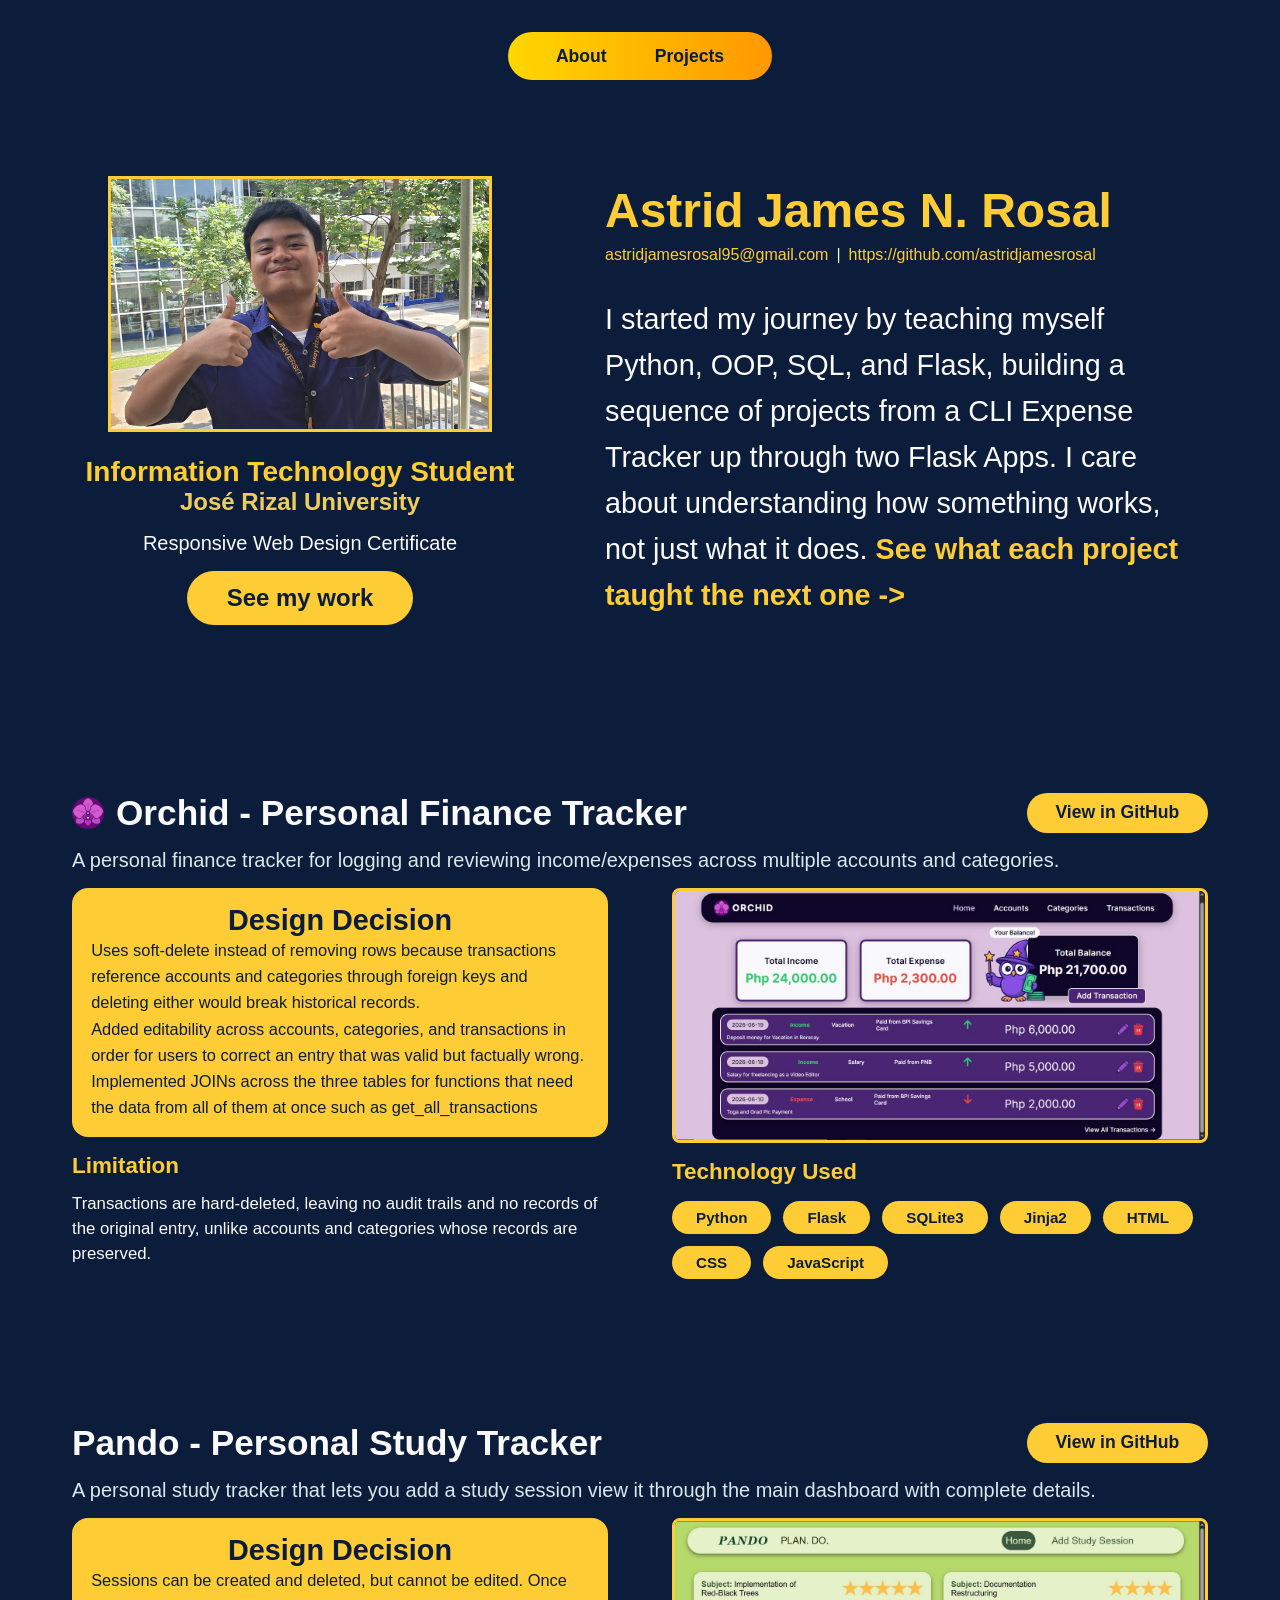
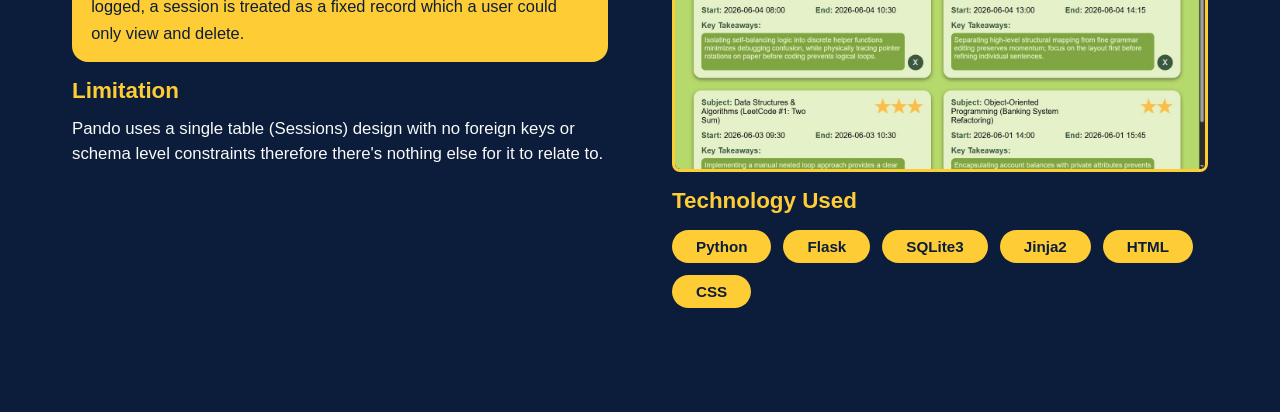
<file: index.html>
<!DOCTYPE html>
<html lang="en">
<head>
    <meta charset="UTF-8">
    <meta name="viewport" content="width=device-width, initial-scale=1.0">
    <title>Portfolio</title>
    <link rel="stylesheet" href="portfoliostyle.css">
</head>
<body>
        <div class="nav_bar">
            <nav>
                <ul>
                <li><a href="#About">About</a></li>
                <li><a href="#Projects">Projects</a></li>
                </ul>
            </nav>
        </div>

    <section class="about" id="About">
        <div class="about_left_side">
            <img src="static/portfolio_picture.jpg" class="about_picture" alt="portfolio_picture">
            <p class="about_student">Information Technology Student</p>
            <p class="about_school">José Rizal University</p>
            <a class="about_certificate" href="#cert-modal">Responsive Web Design Certificate</a>
            <a class="about_action" href="#Projects">See my work</a>
        </div>
        <div class="about_right_side">
            <p class="about_name">Astrid James N. Rosal</p>
            <div class="about_contact_section">
                <a class="about_contact" href="mailto:astridjamesrosal95@gmail.com">astridjamesrosal95@gmail.com</a>
                <p class="about_divide">|</p>
                <a class="about_contact" href="https://github.com/astridjamesrosal" target="_blank" rel="noopener noreferrer">https://github.com/astridjamesrosal</a>
            </div>
            <p class="about_description">I started my journey by teaching myself Python, OOP, SQL, and Flask, 
                building a sequence of projects from a CLI Expense Tracker up through two Flask Apps. 
                I care about understanding how something works, not just what it does. 
                <a href="journey.html">See what each project taught the next one -></a></p>
        </div>
    </section>

    <section class="projects" id="Projects">
        <div class="project_container">
            <header class="project_header">
                <div class="project_title_contents">
                    <img src="static/orchid_logo.jpg" class="project_logo">
                    <h3 class="project_title">Orchid - Personal Finance Tracker</h3>
                </div>
                <a href="https://github.com/astridjamesrosal/flask-phase/tree/main/project6_finance_tracker" target="_blank" rel="noopener noreferrer" class="github_btn">
                    View in GitHub
                </a>
            </header>
            <p class="project_description">
                A personal finance tracker for logging and reviewing income/expenses across multiple accounts and categories.</p>
            <div class="project_main_body">
                <div class="project_main_left">
                    <div class="project_design">
                        <h4 class="design_decision_title">Design Decision</h4>
                        <p class="design_points">Uses soft-delete instead of removing rows because transactions reference accounts and categories through foreign keys and deleting either would break historical records.</p>
                        <p class="design_points">Added editability across accounts, categories, and transactions in order for users to correct an entry that was valid but factually wrong.</p>
                        <p class="design_points">Implemented JOINs across the three tables for functions that need the data from all of them at once such as get_all_transactions</p>
                    </div>
                    <div class="project_limitation">
                        <h4 class="limitation_header">Limitation</h4>
                        <p class="limitation_points">Transactions are hard-deleted, leaving no audit trails and no records of the original entry, unlike accounts and categories whose records are preserved.</p>
                    </div>
                </div>
                <div class="project_main_right">
                    <div class="project_image">
                        <img src="/static/Populated_Main_Page.jpg" alt="Orchid Dashboard Mockup" class="project_screenshot">
                    </div> 
                    <div class="technology_used_contents">
                        <h4 class="technology_used_title">Technology Used</h4>
                        <ul class="technology_used_container">
                            <li class="technology_used">Python</li>
                            <li class="technology_used">Flask</li>
                            <li class="technology_used">SQLite3</li>
                            <li class="technology_used">Jinja2</li>
                            <li class="technology_used">HTML</li>
                            <li class="technology_used">CSS</li>
                            <li class="technology_used">JavaScript</li>
                        </ul>
                    </div>
                </div>
            </div>
        </div>
    </section>

    <section class="projects" id="Projects">
        <div class="project_container">
            <header class="project_header">
                <div class="project_title_contents">
                    <h3 class="project_title">Pando - Personal Study Tracker</h3>
                </div>
                <a href="https://github.com/astridjamesrosal/flask-phase/tree/main/project5_study_tracker" target="_blank" rel="noopener noreferrer" class="github_btn">
                    View in GitHub
                </a>
            </header>
            <p class="project_description">
                A personal study tracker that lets you add a study session view it through the main dashboard with complete details.</p>
            <div class="project_main_body">
                <div class="project_main_left">
                    <div class="project_design">
                        <h4 class="design_decision_title">Design Decision</h4>
                        <p class="design_points">Sessions can be created and deleted, but cannot be edited. Once logged, a session is treated as a fixed record which a user could only view and delete.</p>
                    </div>
                    <div class="project_limitation">
                        <h4 class="limitation_header">Limitation</h4>
                        <p class="limitation_points">Pando uses a single table (Sessions) design with no foreign keys or schema level constraints therefore there's nothing else for it to relate to.</p>
                    </div>
                </div>
                <div class="project_main_right">
                    <div class="project_image">
                        <img src="/static/Pando_Main-Hub.jpg" alt="Orchid Dashboard Mockup" class="project_screenshot">
                    </div> 
                    <div class="technology_used_contents">
                        <h4 class="technology_used_title">Technology Used</h4>
                        <ul class="technology_used_container">
                            <li class="technology_used">Python</li>
                            <li class="technology_used">Flask</li>
                            <li class="technology_used">SQLite3</li>
                            <li class="technology_used">Jinja2</li>
                            <li class="technology_used">HTML</li>
                            <li class="technology_used">CSS</li>
                        </ul>
                    </div>
                </div>
            </div>
        </div>
    </section>

    <dialog id="cert-modal" class="modal_overlay">
        <div class="modal_content">
            <a href="#About" class="modal_close">x</a>
            <img src="/static/Certificate.jpg" alt="Responsive Web Design Certificate" class="modal_image">
        </div>
    </dialog>

</body>
</html>
</file>
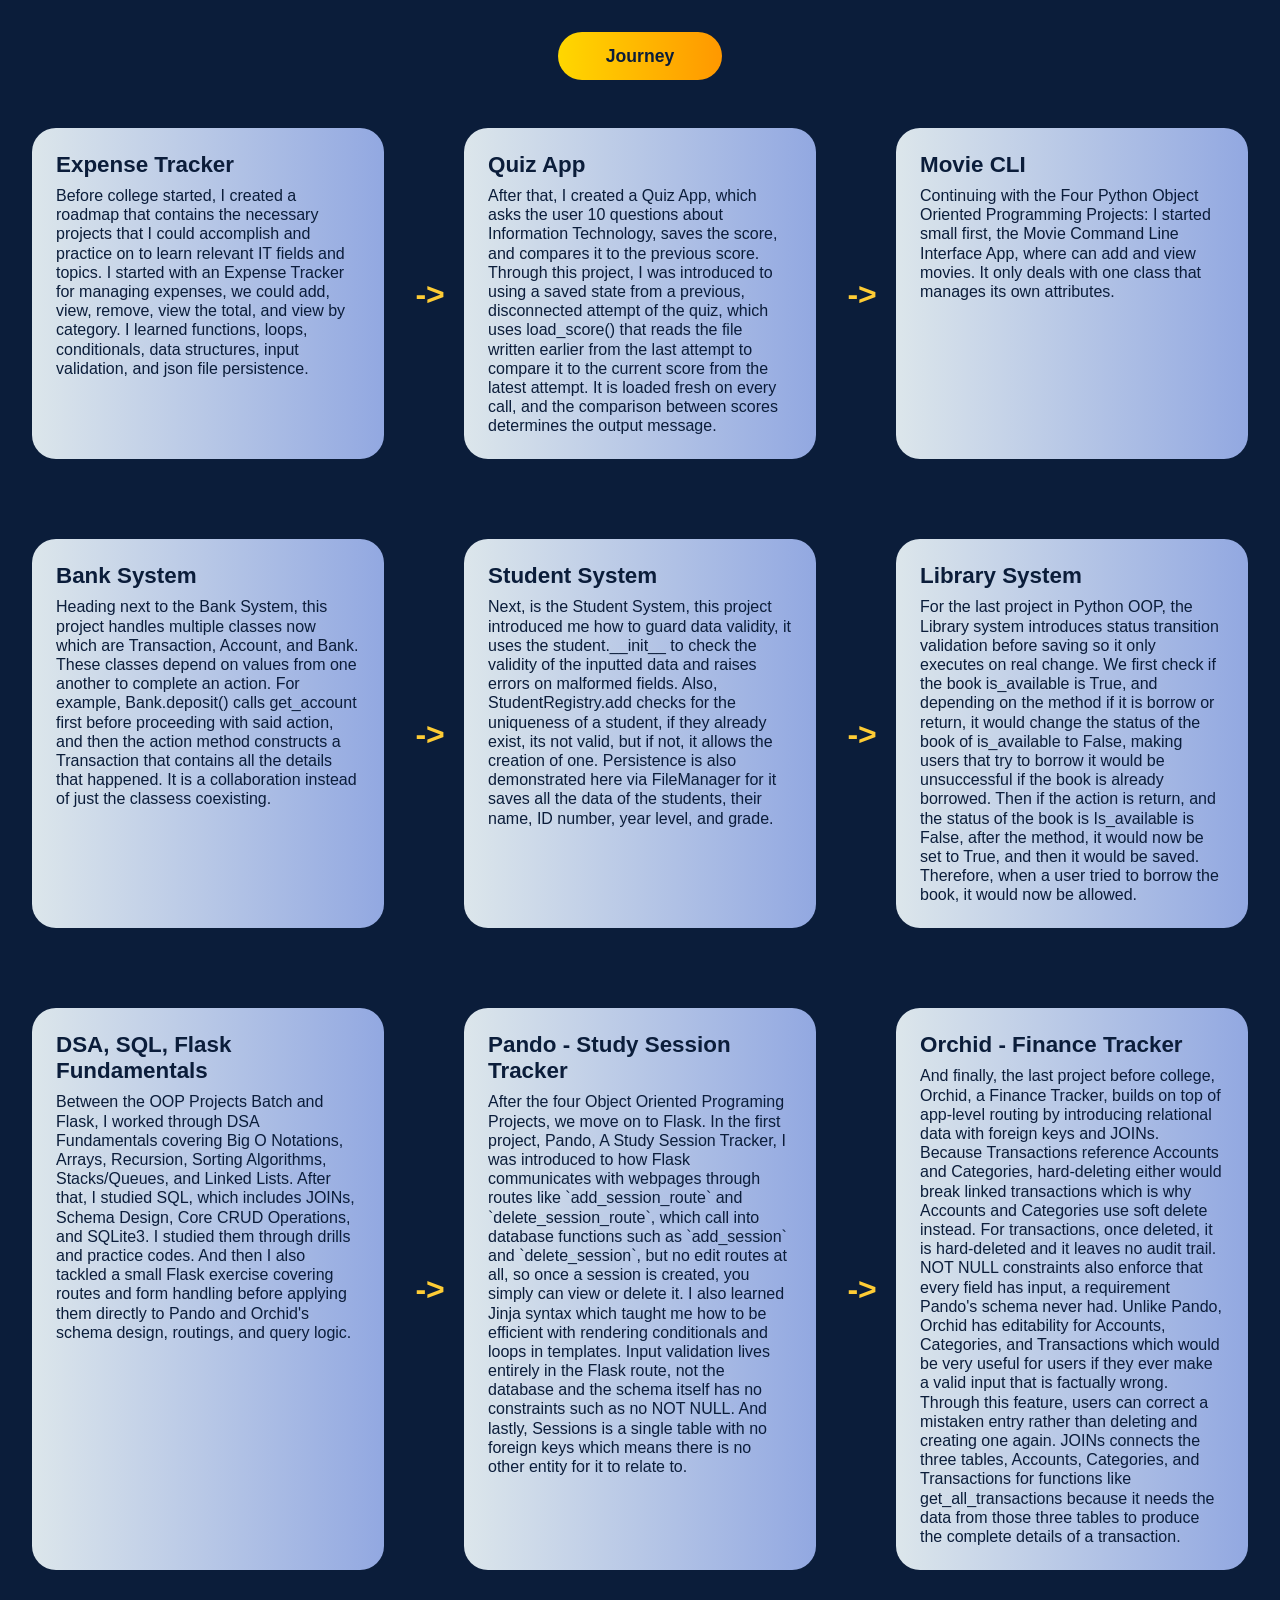
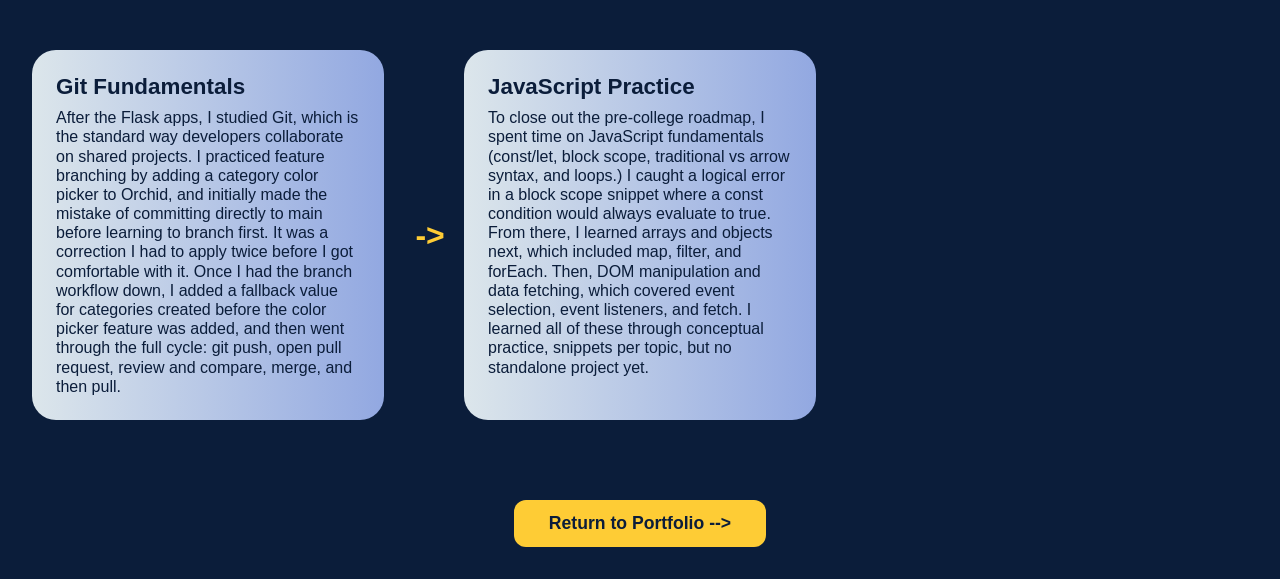
<file: journey.html>
<!DOCTYPE html>
<html lang="en">
<head>
    <meta charset="UTF-8">
    <meta name="viewport" content="width=device-width, initial-scale=1.0">
    <title>Pre-College Progress</title>
    <link rel="stylesheet" href="portfoliostyle.css">
</head>
<body>
        <div class="nav_bar">
            <nav>
                <ul>
                <li><a href="#Journey" class="nav-link active">Journey</a></li>
                </ul>
            </nav>
        </div>
        <div class="journey_page" id="Journey">
            <div class="journey_card one">
                <h3 class="journey_title">
                    <a href="https://github.com/astridjamesrosal/expense-tracker" target="_blank" rel="noopener noreferrer">Expense Tracker</a>
                </h3>
                <p class="journey_description">Before college started, I created a roadmap that contains the necessary projects that I could accomplish and practice on to learn relevant IT fields and topics. I started with an Expense Tracker for managing expenses, we could add, view, remove, view the total, and view by category. I learned functions, loops, conditionals, data structures, input validation, and json file persistence.</p>
            </div>
            <div class="journey_card two">
                <h3 class="journey_title">
                    <a href="https://github.com/astridjamesrosal/quiz-app" target="_blank" rel="noopener noreferrer">Quiz App</a>
                </h3>
                <p class="journey_description">After that, I created a Quiz App, which asks the user 10 questions about Information Technology, saves the score, and compares it to the previous score. Through this project, I was introduced to using a saved state from a previous, disconnected attempt of the quiz, which uses load_score() that reads the file written earlier from the last attempt to compare it to the current score from the latest attempt. It is loaded fresh on every call, and the comparison between scores determines the output message.</p>
            </div>
            <div class="journey_card three">
                <h3 class="journey_title">
                    <a href="https://github.com/astridjamesrosal/python-oop-projects/tree/main/movie-cli" target="_blank" rel="noopener noreferrer">Movie CLI</a>
                </h3>
                <p class="journey_description">Continuing with the Four Python Object Oriented Programming Projects: I started small first, the Movie Command Line Interface App, where can add and view movies. It only deals with one class that manages its own attributes.</p>
            </div>
            <div class="journey_card four">
                <h3 class="journey_title">
                    <a href="https://github.com/astridjamesrosal/python-oop-projects/tree/main/bank-system" target="_blank" rel="noopener noreferrer">Bank System</a>
                </h3>
                <p class="journey_description">Heading next to the Bank System, this project handles multiple classes now which are Transaction, Account, and Bank. These classes depend on values from one another to complete an action. For example, Bank.deposit() calls get_account first before proceeding with said action, and then the action method constructs a Transaction that contains all the details that happened. It is a collaboration instead of just the classess coexisting.</p>
            </div>
            <div class="journey_card five">
                <h3 class="journey_title">
                    <a href="https://github.com/astridjamesrosal/python-oop-projects/tree/main/student-record" target="_blank" rel="noopener noreferrer">Student System</a>
                </h3>
                <p class="journey_description">Next, is the Student System, this project introduced me how to guard data validity, it uses the student.__init__ to check the validity of the inputted data and raises errors on malformed fields. Also, StudentRegistry.add checks for the uniqueness of a student, if they already exist, its not valid, but if not, it allows the creation of one. Persistence is also demonstrated here via FileManager for it saves all the data of the students, their name, ID number, year level, and grade.</p>
            </div>
            <div class="journey_card six">
                <h3 class="journey_title">
                    <a href="https://github.com/astridjamesrosal/python-oop-projects/tree/main/library-system" target="_blank" rel="noopener noreferrer">Library System</a>
                </h3>
                <p class="journey_description">For the last project in Python OOP, the Library system introduces status transition validation before saving so it only executes on real change. We first check if the book is_available is True, and depending on the method if it is borrow or return, it would change the status of the book of is_available to False, making users that try to borrow it would be unsuccessful if the book is already borrowed. Then if the action is return, and the status of the book is Is_available is False, after the method, it would now be set to True, and then it would be saved. Therefore, when a user tried to borrow the book, it would now be allowed.</p>
            </div>
            <div class="journey_card seven">
                <h3 class="journey_title">DSA, SQL, Flask Fundamentals</h3>
                <p class="journey_description">Between the OOP Projects Batch and Flask, I worked through DSA Fundamentals covering Big O Notations, Arrays, Recursion, Sorting Algorithms, Stacks/Queues, and Linked Lists. After that, I studied SQL, which includes JOINs, Schema Design, Core CRUD Operations, and SQLite3. I studied them through drills and practice codes. And then I also tackled a small Flask exercise covering routes and form handling before applying them directly to Pando and Orchid's schema design, routings, and query logic.</p>
            </div>
            <div class="journey_card eight">
                <h3 class="journey_title">
                    <a href="https://github.com/astridjamesrosal/flask-phase/tree/main/project5_study_tracker" target="_blank" rel="noopener noreferrer">Pando - Study Session Tracker</a>
                </h3>
                <p class="journey_description">After the four Object Oriented Programing Projects, we move on to Flask. In the first project, Pando, A Study Session Tracker, I was introduced to how Flask communicates with webpages through routes like `add_session_route` and `delete_session_route`, which call into database functions such as `add_session` and `delete_session`, but no edit routes at all, so once a session is created, you simply can view or delete it. I also learned Jinja syntax which taught me how to be efficient with rendering conditionals and loops in templates. Input validation lives entirely in the Flask route, not the database and the schema itself has no constraints such as no NOT NULL. And lastly, Sessions is a single table with no foreign keys which means there is no other entity for it to relate to.</p>
            </div>
            <div class="journey_card nine">
                <h3 class="journey_title">
                    <a href="https://github.com/astridjamesrosal/flask-phase/tree/main/project6_finance_tracker" target="_blank" rel="noopener noreferrer">Orchid - Finance Tracker</a>
                </h3>
                <p class="journey_description">And finally, the last project before college, Orchid, a Finance Tracker, builds on top of app-level routing by introducing relational data with foreign keys and JOINs. Because Transactions reference Accounts and Categories, hard-deleting either would break linked transactions which is why Accounts and Categories use soft delete instead. For transactions, once deleted, it is hard-deleted and it leaves no audit trail. NOT NULL constraints also enforce that every field has input, a requirement Pando's schema never had. Unlike Pando, Orchid has editability for Accounts, Categories, and Transactions which would be very useful for users if they ever make a valid input that is factually wrong. Through this feature, users can correct a mistaken entry rather than deleting and creating one again. JOINs connects the three tables, Accounts, Categories, and Transactions for functions like get_all_transactions because it needs the data from those three tables to produce the complete details of a transaction. </p>
            </div>
            <div class="journey_card ten">
                <h3 class="journey_title">Git Fundamentals</h3>
                <p class="journey_description">After the Flask apps, I studied Git, which is the standard way developers collaborate on shared projects. I practiced feature branching by adding a category color picker to Orchid, and initially made the mistake of committing directly to main before learning to branch first. It was a correction I had to apply twice before I got comfortable with it. Once I had the branch workflow down, I added a fallback value for categories created before the color picker feature was added, and then went through the full cycle: git push, open pull request, review and compare, merge, and then pull.</p>
            </div>
            <div class="journey_card eleven">
                <h3 class="journey_title">JavaScript Practice</h3>
                <p class="journey_description">To close out the pre-college roadmap, I spent time on JavaScript fundamentals (const/let, block scope, traditional vs arrow syntax, and loops.) I caught a logical error in a block scope snippet where a const condition would always evaluate to true. From there, I learned arrays and objects next, which included map, filter, and forEach. Then, DOM manipulation and data fetching, which covered event selection, event listeners, and fetch. I learned all of these through conceptual practice, snippets per topic, but no standalone project yet.</p>
            </div>
        </div>
        <footer class="journey_footer">
            <a href="index.html" class="return_btn">Return to Portfolio --> </a>
        </footer>
</body>
</html>
</file>
<file: portfoliostyle.css>
:root {
    --dark-blue: #0b1d3a;
    --yellow-color: #fecc35;
    --light-yellow: #eecd60;
    --light-blue: #dce6eb;
    --white-font: #fafafa;
    --navbar-color: linear-gradient(to right, #FFD700, #FF9800);
    --journey-bg: linear-gradient(to right, #dce6eb, #92a8e1); 
}

* {
    scroll-behavior: smooth;
    box-sizing: border-box;
    margin: 0;
}

body {
    background-color: var(--dark-blue);
    font-family: 'Inter', sans-serif;
}

/* Nav Bar */

.nav_bar {
    display: flex;
    justify-content: center;
    align-items: center;
    background: var(--navbar-color);
    border-radius: 35rem;
    padding: 0.75rem 2rem;
    position: sticky;
    top: 2rem;
    margin-inline: auto;
    width: max-content;
    height: 3rem;
    z-index: 100;
}

ul {
    padding-left: 0;
    display: flex;
    list-style-type: none;
    gap: 1rem;
    margin: 0;
}

ul li a {
    text-decoration: none;
    color: var(--dark-blue);
    font-size: 1.1rem;
    font-weight: 800;
    white-space: nowrap;
    padding: 0.5rem 1rem;
    border-radius: 32.35rem;
}

ul li a:hover {
    background-color: var(--dark-blue);
    color: var(--white-font);
}

/* Certificate Modal */

.modal_overlay {
    display: none;
    position: fixed;
    top: 0;
    left: 0;
    width: 100vw;
    height: 100vh;
    background-color: rgba(11, 29, 58, 0.85); 
    z-index: 1000;
    justify-content: center;
    align-items: center;
}

.modal_overlay:target {
    display: flex;
}

.modal_content {
    position: relative;
    max-width: 90%;
    max-height: 80vh;
}

.modal_image {
    max-width: 100%;
    max-height: 80vh;
    border: 4px solid var(--yellow-color);
    border-radius: 0.5rem;
    object-fit: contain;
}

.modal_close {
    position: absolute;
    top: -3rem;
    right: 0;
    color: var(--yellow-color);
    font-size: 2.5rem;
    text-decoration: none;
    font-weight: bold;
    transition: transform 0.2s ease;
}

/* About Section */

#About {
    scroll-margin-top: 12rem;
    display: flex;
    align-items: center;      
    justify-content: center;       
    margin: 8rem auto 8rem auto;  
    padding: 0 2rem;
    gap: 5rem;            
}

.about_left_side {
    display: flex;
    flex-direction: column;
    align-items: center;      
    text-align: center;
    flex: 1;
    max-width: 450px;
}

.about_picture {
    height: 16rem;
    width: 24rem;
    object-fit: cover;
    border: 3px solid var(--yellow-color); 
    margin-bottom: 1rem;
}

.about_student {
    color: var(--yellow-color);
    font-weight: 800;
    font-size: 1.75rem;
    margin: 0.5rem 0 0 0;
}

.about_school {
    color: var(--light-yellow);
    font-weight: 600;
    font-size: 1.5rem;
    margin: 0 0 1rem 0;
}

.about_certificate {
    color: var(--white-font);
    text-decoration: none;
    font-size: 1.25rem;
    margin: 0 0 1rem 0;
}

.about_action {
    background-color: var(--yellow-color);
    color: var(--dark-blue);
    font-weight: 800;
    font-size: 1.5rem;
    padding: 0.8rem 2.5rem;
    border-radius: 35rem;
    text-decoration: none;
    transition: transform 0.2s ease;
}

.about_action:hover {
    transform: scale(1.05);
    background: var(--navbar-color);
}

.about_right_side {
    display: flex;
    flex-direction: column;
    align-items: flex-start;  
    flex: 1;
    max-width: 600px;
}

.about_name {
    color: var(--yellow-color);
    font-size: 3rem;
    font-weight: 800;
    margin-bottom: 0.5rem;
}

.about_contact_section {
    display: flex;
    align-items: center;
    gap: 0.5rem;
    margin: 0 0 2rem 0;
}

.about_contact {
    color: var(--yellow-color);
    font-size: 1rem;
    margin: 0;
    text-decoration: none;
    transition: transform 0.2s ease-in-out;
}

.about_contact:hover {
    transform: scale(1.05);
}

.about_divide {
    color: var(--white-font);
    margin: 0;
}

.about_description {
    color: var(--white-font);
    font-size: 1.8rem;
    line-height: 1.6;
    margin: 0;
    max-width: 585px;
}

.about_description a {
    text-decoration: none;
    color: var(--yellow-color);
    font-weight: 700;
    border-bottom: 2px solid transparent;
}

.about_description a:hover {
    border-bottom-color: var(--yellow-color);
}

/* Projects Section */

#Projects {
    scroll-margin-top: 4rem;
}

.project_container {
    margin: 4rem 2rem;
    padding: 2.5rem;
}

.project_header {
    display: flex;
    justify-content: space-between;
    align-items: center;
    margin-bottom: 1rem;
    width: 100%;
}

.project_title_contents {
    display: flex;
    align-items: center;
    gap: 0.75rem;
}

.project_logo {
    height: 2rem;
    width: 2rem;
}

.project_title {
    color: var(--white-font);
    font-size: 2.2rem;
    font-weight: 800;
    margin: 0;
}

.github_btn {
    background-color: var(--yellow-color);
    color: var(--dark-blue);
    font-weight: 700;
    font-size: 1.1rem;
    padding: 0.6rem 1.8rem;
    border-radius: 35rem;
    text-decoration: none;
    white-space: nowrap;
    transition: transform 0.3s ease;
}

.github_btn:hover {
    transform: scale(1.05);
    background: var(--navbar-color);
}

.project_description {
    color: var(--light-blue);
    font-size: 1.25rem;
    margin-top: 0;
    margin-bottom: 1rem;
}

.project_main_body {
    display: flex;
    gap: 4rem;
    align-items: flex-start;
    width: 100%;
}

.project_main_left, 
.project_main_right {
    flex: 1;
    width: 50%;
}

.project_design {
    background: var(--yellow-color);
    color: var(--dark-blue);
    padding: 1rem 1.2rem;
    border-radius: 1rem;
    margin-bottom: 1rem;
}

.design_decision_title {
    font-size: 1.8rem;
    font-weight: 800;
    text-align: center;
}

.design_points {
    font-size: 1.025rem;
    line-height: 1.6;
}

.project_limitation {
    margin-top: 1rem;
}

.limitation_header {
    color: var(--yellow-color);
    font-size: 1.4rem;
    font-weight: 700;
    margin-top: 0;
    margin-bottom: 0.75rem;
}

.limitation_points {
    color: var(--white-font);
    font-size: 1.05rem;
    line-height: 1.5;
}

.project_image {
    width: 100%;
    border: 3px solid var(--yellow-color);
    border-radius: 0.5rem;
    overflow: hidden; 
    margin-bottom: 1rem;
    display: flex;
}

.project_screenshot {
    width: 100%;
    height: auto;
    object-fit: cover;
    display: block;
}

.technology_used_title {
    color: var(--yellow-color);
    font-size: 1.4rem;
    font-weight: 700;
    margin-top: 0;
    margin-bottom: 1rem;
}

.technology_used_container {
    list-style: none;
    padding-left: 0;
    margin: 0;
    display: flex;
    flex-wrap: wrap;
    gap: 0.75rem;
}

.technology_used {
    background-color: var(--yellow-color);
    color: var(--dark-blue);
    font-weight: 600;
    font-size: 0.95rem;
    padding: 0.5rem 1.5rem;
    border-radius: 35rem; 
    white-space: nowrap;
}

/* Responsive Design for smaller screens */

@media screen and (max-width: 968px) {

    body {
        overflow-x: hidden; 
    }

    .nav_bar {
        width: 90%;
        max-width: 400px;
        padding: 0.5rem 1rem;
        top: 1rem;
    }

    .nav_bar ul {
        justify-content: center;
        gap: 1.5rem;
    }

    #About {
        flex-direction: column; 
        align-items: center;
        text-align: center;
        margin: 2rem 0;
        padding: 0 1rem;
        gap: 2rem;
    }

    .about_left_side, 
    .about_right_side {
        width: 100%;
        max-width: 100%;
        display: flex;
        flex-direction: column;
        align-items: center;
        justify-content: center;
    }

    .about_picture {
        width: 100%;
        max-width: 240px; 
        height: auto;
    }

    .about_certificate,
    .about_action {
        width: 100%;
        max-width: 320px; 
        text-align: center;
        margin-inline: auto;
    }

    .about_contact_section {
        flex-direction: column;
        gap: 0.75rem;
        width: 100%;
        margin-bottom: 1.5rem;
    }

    .about_divide {
        display: none; 
    }

    .about_description {
        text-align: justify; 
        font-size: 1.1rem;
        line-height: 1.6;
        padding: 0;
        max-width: 100%; 
    }

    .projects {
        padding: 2rem 1rem;
    }

    .project_container {
        margin: 2rem 0;
        padding: 1.5rem 1rem;
        margin-bottom: 4rem;
        margin-top: -2rem;
    }

    .project_header {
        flex-direction: column;
        align-items: center;
        text-align: center;
        gap: 1.5rem;
        margin-bottom: 1.5rem;
    }

    .project_title_contents {
        flex-direction: column; 
        align-items: center;
        gap: 0.5rem;
    }

    .project_logo {
        width: 50px;
        height: 50px;
    }

    .project_title {
        font-size: 1.5rem;
        text-align: center;
    }

    .github_btn {
        width: auto;
        padding: 0.6rem 2rem;
    }

    .project_description {
        text-align: center;
        font-size: 1.05rem;
        margin-bottom: 2rem;
    }

    .project_main_body {
        flex-direction: column;
        gap: 2.5rem;
    }

    .project_main_left,
    .project_main_right {
        width: 100%;
    }

    .project_design {
        padding: 1.5rem 1.25rem;
        border-radius: 1.5rem;
    }

    .design_decision_title,
    .limitation_header,
    .technology_used_title {
        text-align: center;
        font-size: 1.4rem;
    }

    .design_points,
    .limitation_points {
        font-size: 1rem;
        line-height: 1.5;
        text-align: left;
    }

    .technology_used_container {
        justify-content: center; 
        padding-left: 0;
        gap: 0.5rem;
    }

    .technology_used {
        font-size: 0.85rem;
        padding: 0.4rem 1.2rem;
    }
}

@media screen and (min-width: 969px) and (max-height: 720px) {
    #About {
        margin: 5rem auto 8rem auto; 
    }
}

/* Journey Section */

#Journey {
    scroll-margin-top: 4rem;
    display: grid;
    grid-template-columns: repeat(3, 1fr);
    gap: 5rem;
    max-width: 1280px;
    margin: 0 auto;
    padding: 5rem 2rem;
}

.journey_card {
    background-image: var(--journey-bg);
    display: flex;
    flex-direction: column;
    justify-content: flex-start;
    position: relative; 
    color: var(--dark-blue);
    padding: 1.5rem;
    border-radius: 1.5rem;
}

.journey_title {
    font-weight: 800;
    font-size: 1.4rem;
}

.journey_title a {
    text-decoration: none;
    color: var(--dark-blue);
}

.journey_title a:hover {
    text-decoration: underline;
}

.journey_description {
    font-size: 1rem;
    line-height: 1.2;
    margin-top: 0.5rem;
}

.journey_card::after {
    position: absolute;
    font-size: 2rem;
    font-weight: 800;
    color: var(--yellow-color);
    display: flex;
    align-items: center;
    justify-content: center;
    pointer-events: none;
}

.journey_card.one::after,
.journey_card.two::after,
.journey_card.four::after,
.journey_card.five::after,
.journey_card.seven::after,
.journey_card.eight::after,
.journey_card.ten::after {
    content: "->";
    top: 50%;
    right: -3.8rem;
    transform: translateY(-50%);
}

.journey_footer {
    width: 100%;
    display: flex;
    justify-content: center;
    align-items: center;
    padding: 0 0 2rem 0;
}

.return_btn {
    background-color: var(--yellow-color);
    color: var(--dark-blue);
    text-decoration: none;
    font-weight: 700;
    font-size: 1.1rem;
    padding: 0.8rem 2.2rem;
    border-radius: 0.75rem;
    display: flex;
    align-items: center;
    gap: 0.75rem;
    transition: transform 0.2s ease;
}

.return_btn:hover {
    background-image: var(--navbar-color);
    transform: scale(1.05);
}

/* Responsive Design for Journey Section */

@media screen and (max-width: 1024px) {
    #Journey {
        grid-template-columns: repeat(2, 1fr);
        gap: 5.5rem 4.5rem;
        padding: 4rem 1.5rem;
    }

    .journey_card.one::after,
    .journey_card.two::after,
    .journey_card.three::after,
    .journey_card.four::after,
    .journey_card.five::after,
    .journey_card.six::after,
    .journey_card.seven::after,
    .journey_card.eight::after,
    .journey_card.nine::after,
    .journey_card.ten::after {
        content: none;
        top: auto;
        right: auto;
        left: auto;
        bottom: auto;
        transform: none;
    }

    .journey_card.one::after,
    .journey_card.three::after,
    .journey_card.five::after,
    .journey_card.seven::after,
    .journey_card.nine::after {
        content: "->";
        top: 50%;
        right: -3.2rem; 
        transform: translateY(-50%);
    }
}

@media screen and (max-width: 768px) {
    #Journey {
        grid-template-columns: 1fr; 
        gap: 4.5rem 0; 
        padding: 3rem 1rem;
        box-sizing: border-box;
    }

    .journey_card {
        padding: 1.25rem;
        border-radius: 1rem;
    }

    .journey_title {
        font-size: 1.25rem;
    }

    .journey_description {
        font-size: 0.95rem;
        line-height: 1.3;
    }

    .journey_card::after {
        content: "->";
        position: absolute;
        font-size: 1.75rem;
        font-weight: 800;
        color: var(--yellow-color);
        display: flex;
        align-items: center;
        justify-content: center;
        pointer-events: none;
    }

    .journey_card.one::after,
    .journey_card.two::after,
    .journey_card.three::after,
    .journey_card.four::after,
    .journey_card.five::after,
    .journey_card.six::after,
    .journey_card.seven::after,
    .journey_card.eight::after,
    .journey_card.nine::after,
    .journey_card.ten::after {
        content: "->";
        top: auto;
        right: auto;
        left: 50%;
        bottom: -3.5rem;
        transform: translateX(-50%) rotate(90deg);
    }

    .journey_card.eleven::after {
        content: none;
    }

    .return_btn {
        width: 100%;
        max-width: 280px;
        justify-content: center;
        font-size: 1rem;
        padding: 0.75rem 0;
    }
}
</file>
